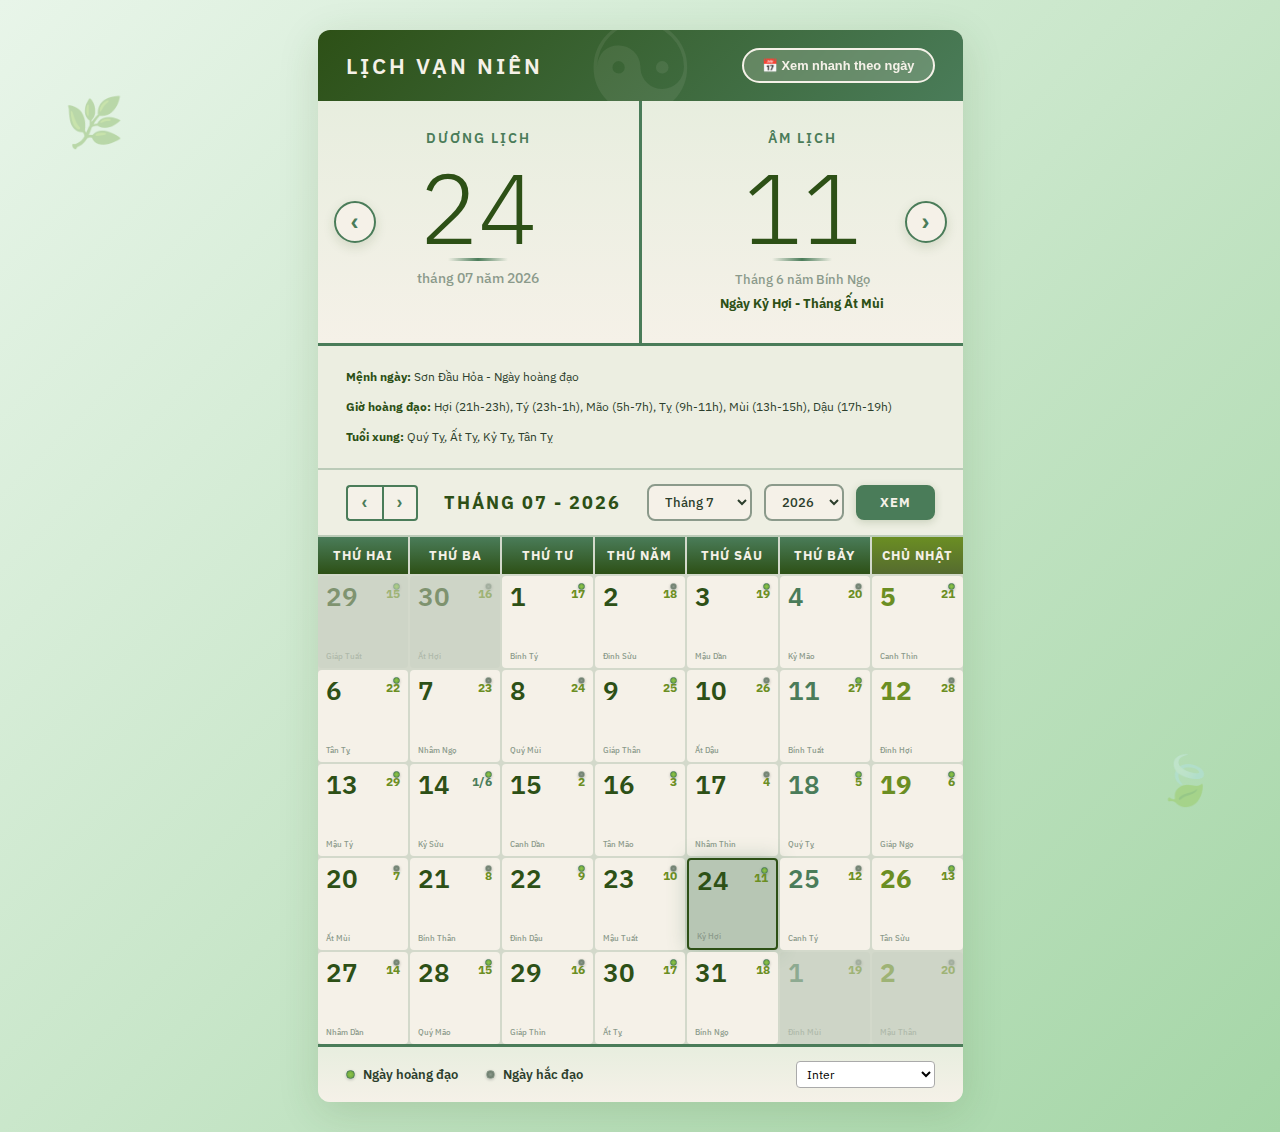
<file: app/index.html>
<!DOCTYPE html>
<html lang="vi">
<head>
<meta charset="UTF-8">
<meta name="viewport" content="width=device-width, initial-scale=1.0">
<title>Lịch Vạn Niên</title>
<link rel="preconnect" href="https://fonts.googleapis.com">
<link rel="preconnect" href="https://fonts.gstatic.com" crossorigin>
<link href="https://fonts.googleapis.com/css2?family=IBM+Plex+Sans:ital,wght@0,100..700;1,100..700&family=Inter:ital,opsz,wght@0,14..32,100..900;1,14..32,100..900&family=Poppins:ital,wght@0,100;0,200;0,300;0,400;0,500;0,600;0,700;0,800;0,900;1,100;1,200;1,300;1,400;1,500;1,600;1,700;1,800;1,900&family=Roboto+Condensed:ital,wght@0,100..900;1,100..900&family=Space+Grotesk:wght@300..700&display=swap" rel="stylesheet">

<link rel="stylesheet" href="style.css">
</head>
<body>
<div id="root"></div>
<script src="amlich.js"></script>
<script src="app.js"></script>
</body>
</html>
</file>
<file: app/style.css>
:root{--scale:0.75;--bamboo:#2d5016;--moss:#4a7c59;--stone:#8b9a8b;--paper:#f5f1e8;--ink:#2c3e2c;}
*{margin:0;padding:0;box-sizing:border-box;}
@keyframes float{0%,100%{transform:translateY(0px);}50%{transform:translateY(-5px);}}
@keyframes ripple{0%{box-shadow:0 0 0 0 rgba(74,124,89,0.4);}100%{box-shadow:0 0 0 20px rgba(74,124,89,0);}}
body{font-family:'IBM Plex Sans',sans-serif;background:linear-gradient(135deg,#e8f5e9 0%,#c8e6c9 50%,#a5d6a7 100%);color:var(--ink);min-height:100vh;position:relative;}
body::before{content:'🌿';position:fixed;top:10%;left:5%;font-size:3rem;opacity:0.3;animation:float 4s ease-in-out infinite;}
body::after{content:'🍃';position:fixed;bottom:10%;right:5%;font-size:3rem;opacity:0.3;animation:float 4s ease-in-out infinite 2s;}
.container{width:calc(100% * var(--scale));max-width:calc(860px * var(--scale));margin:30px auto;background:var(--paper);box-shadow:0 10px 40px rgba(45,80,22,0.15);border-radius:12px;overflow:hidden;}

/* ===== HEADER ===== */
.header{background:linear-gradient(135deg,var(--bamboo),var(--moss));color:var(--paper);padding:18px 28px;display:flex;justify-content:space-between;align-items:center;position:relative;}
.header::before{content:'☯';position:absolute;left:50%;top:50%;transform:translate(-50%,-50%);font-size:8rem;opacity:0.08;}
.header h1{font-size:1.4rem;font-weight:600;letter-spacing:3px;text-transform:uppercase;position:relative;z-index:1;}
.btn-today{background:rgba(245,241,232,0.2);color:var(--paper);border:2px solid var(--paper);padding:8px 18px;border-radius:20px;cursor:pointer;font-weight:600;font-size:0.8rem;display:flex;align-items:center;gap:8px;transition:all 0.3s;backdrop-filter:blur(5px);}
.btn-today:hover{background:var(--paper);color:var(--bamboo);transform:scale(1.05);}

/* ===== DAY DISPLAY ===== */
.day-display{display:flex;border-bottom:3px solid var(--moss);position:relative;background:linear-gradient(180deg,rgba(200,230,201,0.3),rgba(245,241,232,0.5));}
.solar-side,.lunar-side{flex:1;text-align:center;padding:28px 16px;}
.solar-side{border-right:3px solid var(--moss);}
.day-label{font-size:0.85rem;color:var(--moss);font-weight:600;margin-bottom:10px;text-transform:uppercase;letter-spacing:2px;}
.big-num{font-size:6.2rem;font-weight:300;color:var(--bamboo);line-height:1;position:relative;}
.big-num::after{content:'';position:absolute;bottom:-5px;left:50%;transform:translateX(-50%);width:60px;height:3px;background:linear-gradient(90deg,transparent,var(--moss),transparent);}
.solar-sub{font-size:0.9rem;color:var(--stone);margin-top:12px;font-weight:500;}
.lunar-sub{font-size:0.82rem;color:var(--stone);margin-top:12px;line-height:1.8;font-weight:500;}
.lunar-sub .red{color:var(--bamboo);font-weight:700;}
.nav-arrow{background:rgba(245,241,232,0.9);border:2px solid var(--moss);color:var(--moss);width:42px;height:42px;border-radius:50%;font-size:1.5rem;cursor:pointer;display:flex;align-items:center;justify-content:center;font-weight:700;position:absolute;top:50%;transform:translateY(-50%);z-index:2;transition:all 0.3s;box-shadow:0 4px 12px rgba(45,80,22,0.15);}
.nav-arrow:hover{background:var(--moss);color:var(--paper);animation:ripple 0.6s ease-out;}
.nav-arrow.left{left:16px;}
.nav-arrow.right{right:16px;}

/* ===== DETAIL BOX ===== */
.detail-box{border-bottom:2px solid rgba(74,124,89,0.3);padding:16px 28px;font-size:0.78rem;line-height:2.4;background:rgba(200,230,201,0.2);color:var(--ink);}
.detail-box b{font-weight:700;color:var(--bamboo);}

/* ===== MONTH NAV ===== */
.month-nav{display:flex;align-items:center;border-bottom:2px solid rgba(74,124,89,0.3);padding:14px 28px;background:rgba(200,230,201,0.15);gap:12px;}
.month-arrows{display:flex;align-items:center;gap:0;}
.month-arrows button{background:rgba(245,241,232,0.8);border:2px solid var(--moss);width:36px;height:36px;cursor:pointer;font-size:1.1rem;font-weight:700;color:var(--moss);display:flex;align-items:center;justify-content:center;transition:all 0.3s;border-radius:4px;}
.month-arrows button:first-child{border-radius:4px 0 0 4px;border-right:none;}
.month-arrows button:last-child{border-radius:0 4px 4px 0;}
.month-arrows button:hover{background:var(--moss);color:var(--paper);}
.month-title{flex:1;text-align:center;font-size:1.1rem;font-weight:700;letter-spacing:2px;color:var(--bamboo);}
.month-nav select{padding:7px 12px;border:2px solid var(--stone);border-radius:8px;font-size:0.82rem;font-family:'IBM Plex Sans',sans-serif;background:rgba(245,241,232,0.9);color:var(--ink);font-weight:500;}
.btn-view{background:var(--moss);color:var(--paper);border:2px solid var(--moss);cursor:pointer;font-weight:700;padding:7px 22px;border-radius:8px;font-size:0.82rem;font-family:'IBM Plex Sans',sans-serif;letter-spacing:1px;transition:all 0.3s;box-shadow:0 2px 8px rgba(45,80,22,0.2);}
.btn-view:hover{background:var(--bamboo);border-color:var(--bamboo);transform:translateY(-2px);box-shadow:0 4px 12px rgba(45,80,22,0.3);}

/* ===== CALENDAR GRID ===== */
.cal-wrap{border-bottom:3px solid var(--moss);overflow:hidden;}
.cal-grid{display:grid;grid-template-columns:repeat(7,1fr);gap:2px;background:rgba(74,124,89,0.2);}
.cal-head{background:linear-gradient(180deg,var(--moss),var(--bamboo));text-align:center;padding:10px 2px;font-weight:700;font-size:0.8rem;color:var(--paper);text-transform:uppercase;letter-spacing:1px;}
.cal-head.sun{background:linear-gradient(180deg,#6b8e23,#556b2f);}

/* ===== CALENDAR CELLS ===== */
.cal-cell{min-height:92px;padding:7px 8px;cursor:pointer;position:relative;display:flex;flex-direction:column;background:var(--paper);transition:all 0.25s;border-radius:4px;}
.cal-cell:hover{background:rgba(200,230,201,0.4);transform:translateY(-2px);box-shadow:0 4px 12px rgba(45,80,22,0.15);}
.cal-cell.today{background:linear-gradient(135deg,rgba(74,124,89,0.25),rgba(45,80,22,0.15));border:2px solid var(--moss);box-shadow:0 0 20px rgba(74,124,89,0.3);animation:ripple 2s ease-in-out infinite;}
.cal-cell.other{background:rgba(139,154,139,0.1);opacity:0.5;}
.cal-cell.selected{background:rgba(74,124,89,0.2);border:2px solid var(--bamboo);}
.cal-cell.holiday-cell{background:rgba(165,214,167,0.3);}
.cal-cell.tet-cell{background:linear-gradient(135deg,rgba(200,230,201,0.5),rgba(165,214,167,0.5));border:2px solid var(--moss);}

.solar{font-size:1.65rem;font-weight:600;line-height:1;color:var(--bamboo);}
.solar.sun{color:#6b8e23;font-weight:700;}
.solar.sat{color:var(--moss);}

.lunar{position:absolute;top:10px;right:8px;font-size:0.75rem;font-weight:600;color:var(--stone);}
.lunar.lunar-red{color:#6b8e23;font-weight:700;}
.lunar.lunar-green{color:var(--moss);font-weight:700;}

.cc-name{font-size:0.52rem;color:var(--stone);margin-top:auto;line-height:1.35;font-weight:500;}
.holiday{font-size:0.52rem;color:var(--bamboo);font-weight:700;margin-top:auto;line-height:1.35;}

/* Hoang dao / hac dao dot */
.hd-indicator{position:absolute;top:6px;right:6px;}
.lunar+.hd-indicator{right:auto;left:auto;top:5px;}
.dot{width:7px;height:7px;border-radius:50%;display:inline-block;box-shadow:0 1px 3px rgba(0,0,0,0.2);}
.dot.hoangdao{background:radial-gradient(circle,#8bc34a,#689f38);border:1px solid var(--moss);}
.dot.hacdao{background:radial-gradient(circle,var(--stone),#5d6d5d);border:1px solid var(--stone);}
.cell-top{display:flex;justify-content:space-between;align-items:flex-start;}
.cell-top .solar{flex:0 0 auto;}
.cell-right{display:flex;align-items:center;gap:4px;}

/* ===== LEGEND ===== */
.legend{padding:14px 28px;font-size:0.8rem;display:flex;gap:28px;align-items:center;background:linear-gradient(180deg,rgba(200,230,201,0.3),rgba(245,241,232,0.5));color:var(--ink);border-radius:0 0 12px 12px;}
.legend-item{display:flex;align-items:center;gap:8px;font-weight:600;}
.ldot{width:9px;height:9px;border-radius:50%;display:inline-block;box-shadow:0 1px 3px rgba(0,0,0,0.2);}
.ldot.hoangdao{background:radial-gradient(circle,#8bc34a,#689f38);border:1px solid var(--moss);}
.ldot.hacdao{background:radial-gradient(circle,var(--stone),#5d6d5d);border:1px solid var(--stone);}

/* ===== QUICK PANEL OVERLAY ===== */
.panel-overlay{position:fixed;top:0;left:0;right:0;bottom:0;background:rgba(0,0,0,0.5);z-index:100;display:flex;align-items:center;justify-content:center;}
.panel{background:#fff;border-radius:10px;width:92%;max-width:420px;overflow:hidden;box-shadow:0 8px 30px rgba(0,0,0,0.25);}
.panel-header{display:flex;justify-content:space-between;align-items:center;padding:16px 18px 10px;}
.panel-header .p-title{font-size:1.15rem;font-weight:800;}
.panel-header .p-nav{display:flex;gap:6px;}
.panel-header .p-nav button{background:none;border:none;font-size:1.2rem;cursor:pointer;color:#555;font-weight:700;padding:2px 6px;}
.panel-header .p-nav button:hover{color:#000;}

.mini-grid{display:grid;grid-template-columns:repeat(7,1fr);padding:0 14px 10px;gap:0;}
.mini-head{text-align:center;font-size:0.75rem;font-weight:600;color:#777;padding:4px 0;}
.mini-head.sun{color:#c62828;}
.mini-cell{text-align:center;padding:8px 2px;cursor:pointer;border-radius:4px;position:relative;}
.mini-cell:hover{background:#e8f5e9;}
.mini-cell.m-today{background:#666;color:#fff;border-radius:6px;}
.mini-cell.m-today .m-lunar{color:#ccc;}
.mini-cell.m-other{opacity:0.35;}
.mini-cell .m-solar{font-size:0.92rem;font-weight:700;line-height:1.3;}
.mini-cell .m-solar.sun{color:#c62828;}
.mini-cell.m-today .m-solar.sun{color:#fca5a5;}
.mini-cell .m-lunar{font-size:0.68rem;color:#999;line-height:1.2;}

.panel-form{padding:10px 18px 18px;border-top:1px solid #eee;}
.pf-section{margin-bottom:12px;}
.pf-label{display:flex;align-items:center;gap:6px;font-weight:700;font-size:0.9rem;margin-bottom:6px;}
.pf-label img,.pf-label span.icon{font-size:1.1rem;}
.pf-row{display:flex;gap:8px;}
.pf-row select{flex:1;padding:8px 10px;border:1px solid #ccc;border-radius:6px;font-size:0.88rem;font-family:'Inter',sans-serif;background:#fff;}
.btn-xem{display:block;width:100%;padding:12px;background:#3a8a3e;color:#fff;border:none;border-radius:8px;font-size:1.05rem;font-weight:700;cursor:pointer;font-family:'Inter',sans-serif;margin-top:4px;}
.btn-xem:hover{background:#2e7d32;}

/* ===== FONT PICKER ===== */
.font-picker-inline{margin-left:auto;padding:4px 6px;border:1px solid #aaa;border-radius:4px;font-size:0.75rem;font-family:inherit;background:#fff;cursor:pointer;}

/* ===== RESPONSIVE ===== */
@media(max-width:500px){
    .big-num{font-size:3.5rem;}
    .cal-cell{min-height:70px;padding:3px 4px;}
    .solar{font-size:1rem;}
    .lunar{font-size:0.7rem;}
    .cc-name,.holiday{font-size:0.62rem;}
    .month-title{font-size:0.95rem;}
    .header h1{font-size:1.1rem;}
}
</file>
